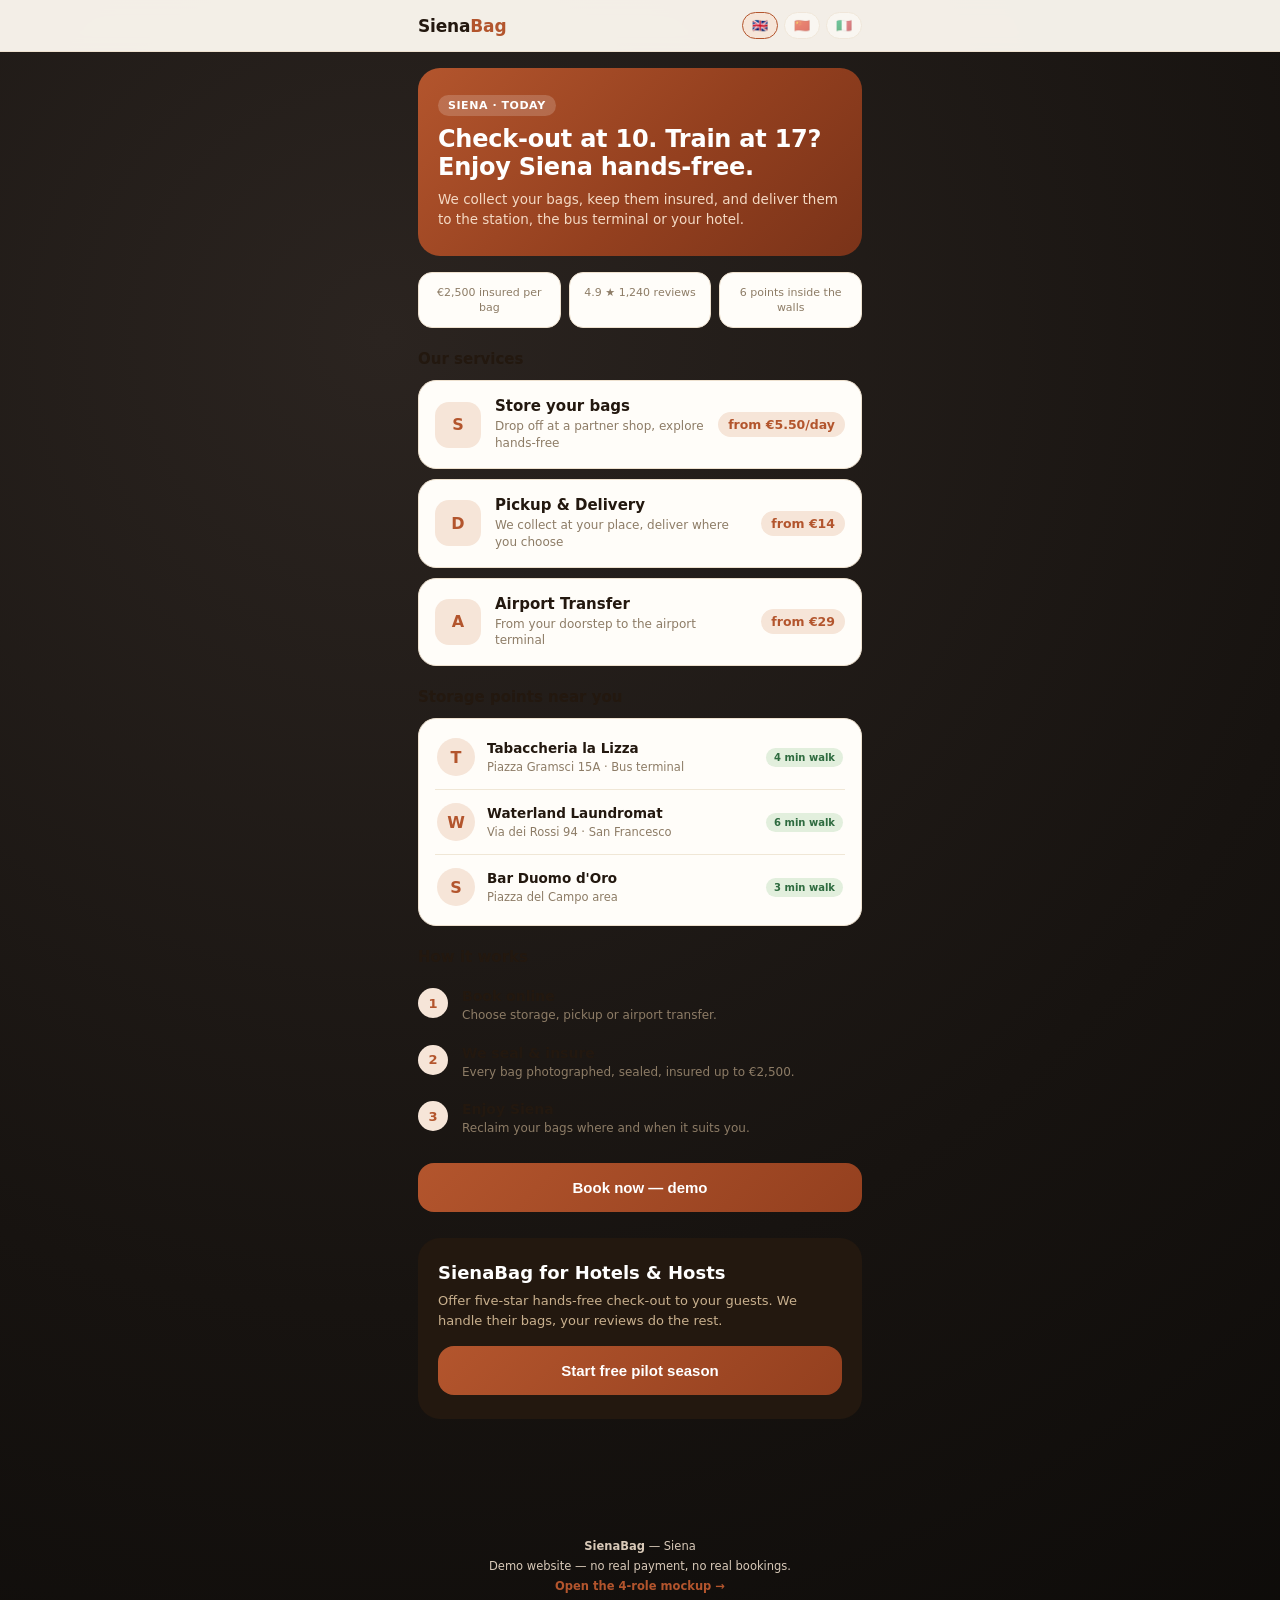
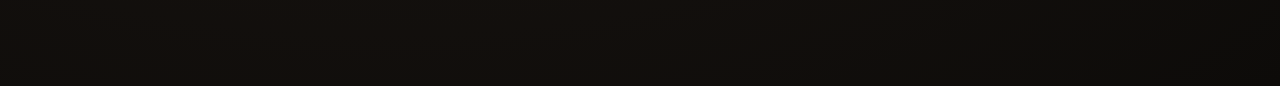
<file: index.html>
<!doctype html>
<html lang="en">
<head>
<meta charset="UTF-8" />
<meta name="viewport" content="width=device-width, initial-scale=1.0" />
<title>SienaBag — Baggage storage & delivery in Siena</title>
<link rel="stylesheet" href="css-site.css" />
</head>
<body>
<header>
  <div class="bar">
    <div class="brand">Siena<span>Bag</span></div>
    <div class="langs">
      <button class="flag-btn on" id="flag-en" onclick="setLang('en')" title="English">🇬🇧</button>
      <button class="flag-btn" id="flag-zh" onclick="setLang('zh')" title="中文">🇨🇳</button>
      <button class="flag-btn" id="flag-it" onclick="setLang('it')" title="Italiano">🇮🇹</button>
    </div>
  </div>
</header>

<main id="app"></main>

<footer>
  <div class="inner">
    <b>SienaBag</b> — <span id="ft-city">Siena</span><br/>
    <span id="ft-note">Demo website — no real payment, no real bookings.</span><br/>
    <a href="mockup/index.html" id="ft-mockup">Open the 4-role mockup →</a>
  </div>
</footer>

<div class="toast" id="toast"></div>

<script>
var LANG = "en";
var S = {
en: {
  title: "Baggage storage & delivery in Siena",
  hello: "Check-out at 10. Train at 17?",
  helloSub: "Enjoy Siena hands-free.",
  hero: "We collect your bags, keep them insured, and deliver them to the station, the bus terminal or your hotel.",
  services: "Our services",
  from: "from €",
  s1: "Store your bags", s1s: "Drop off at a partner shop, explore hands-free", s1p: "5.50/day",
  s2: "Pickup & Delivery", s2s: "We collect at your place, deliver where you choose", s2p: "14",
  s3: "Airport Transfer", s3s: "From your doorstep to the airport terminal", s3p: "29",
  trust1: "€2,500 insured per bag", trust2: "4.9 ★ 1,240 reviews", trust3: "6 points inside the walls",
  points: "Storage points near you",
  p1: "Tabaccheria la Lizza", p1s: "Piazza Gramsci 15A · Bus terminal", p1w: "4 min walk",
  p2: "Waterland Laundromat", p2s: "Via dei Rossi 94 · San Francesco", p2w: "6 min walk",
  p3: "Bar Duomo d'Oro", p3s: "Piazza del Campo area", p3w: "3 min walk",
  how: "How it works",
  h1: "Book online", h1s: "Choose storage, pickup or airport transfer.",
  h2: "We seal & insure", h2s: "Every bag photographed, sealed, insured up to €2,500.",
  h3: "Enjoy Siena", h3s: "Reclaim your bags where and when it suits you.",
  book: "Book now — demo",
  host: "SienaBag for Hotels & Hosts",
  hostSub: "Offer five-star hands-free check-out to your guests. We handle their bags, your reviews do the rest.",
  hostCta: "Start free pilot season",
  toast: "Demo — booking flow not included on the website yet",
  ft: "Demo website — no real payment, no real bookings.",
  ftMock: "Open the 4-role mockup →"
},
zh: {
  title: "锡耶纳行李寄存与配送",
  hello: "10点退房，17点的火车？",
  helloSub: "无拖累畅游锡耶纳。",
  hero: "我们上门取件、全程保险，送至火车站、巴士总站或您的酒店。",
  services: "我们的服务",
  from: "起 €",
  s1: "行李寄存", s1s: "在合作商店寄存，轻松出行", s1p: "5.50/天",
  s2: "上门取送", s2s: "上门取件，送至您指定地点", s2p: "14",
  s3: "机场接送", s3s: "从您的门口到机场航站楼", s3p: "29",
  trust1: "每件行李保险 €2,500", trust2: "4.9 ★ 1,240 条评价", trust3: "城墙内 6 个寄存点",
  points: "附近的寄存点",
  p1: "Tabaccheria la Lizza", p1s: "Piazza Gramsci 15A · 巴士总站", p1w: "步行 4 分钟",
  p2: "Waterland 自助洗衣店", p2s: "Via dei Rossi 94 · San Francesco", p2w: "步行 6 分钟",
  p3: "Bar Duomo d'Oro", p3s: "田野广场周边", p3w: "步行 3 分钟",
  how: "使用流程",
  h1: "在线预订", h1s: "选择寄存、取送或机场接送。",
  h2: "密封并保险", h2s: "每件行李拍照、密封，保险最高 €2,500。",
  h3: "畅游锡耶纳", h3s: "在您方便的时间和地点取回行李。",
  book: "立即预订 — 演示",
  host: "面向酒店与房东的 SienaBag",
  hostSub: "为您的客人提供五星级无拖累退房体验。行李交给我们，好评交给客人。",
  hostCta: "免费开始试点",
  toast: "演示 — 网站暂未包含预订流程",
  ft: "演示网站 — 无真实支付、无真实预订。",
  ftMock: "打开四角色演示原型 →"
},
it: {
  title: "Deposito bagagli e consegne a Siena",
  hello: "Check-out alle 10. Treno alle 17?",
  helloSub: "Goditi Siena a mani libere.",
  hero: "Ritiriamo i tuoi bagagli, li teniamo assicurati e li consegniamo alla stazione, al terminal bus o al tuo hotel.",
  services: "I nostri servizi",
  from: "da €",
  s1: "Deposita i bagagli", s1s: "Lasciali in un negozio partner, gira a mani libere", s1p: "5,50/giorno",
  s2: "Ritiro & Consegna", s2s: "Ritiriamo a casa tua, consegniamo dove vuoi", s2p: "14",
  s3: "Transfer Aeroporto", s3s: "Dalla tua porta al terminal dell'aeroporto", s3p: "29",
  trust1: "Ogni bagaglio assicurato €2.500", trust2: "4,9 ★ 1.240 recensioni", trust3: "6 punti dentro le mura",
  points: "Punti di deposito vicini a te",
  p1: "Tabaccheria la Lizza", p1s: "Piazza Gramsci 15A · Terminal bus", p1w: "4 min a piedi",
  p2: "Waterland Lavanderia", p2s: "Via dei Rossi 94 · San Francesco", p2w: "6 min a piedi",
  p3: "Bar Duomo d'Oro", p3s: "Zona Piazza del Campo", p3w: "3 min a piedi",
  how: "Come funziona",
  h1: "Prenota online", h1s: "Scegli deposito, ritiro o transfer aeroporto.",
  h2: "Sigilliamo e assicuriamo", h2s: "Ogni bagaglio fotografato, sigillato, assicurato fino a €2.500.",
  h3: "Goditi Siena", h3s: "Ritira i bagagli dove e quando vuoi.",
  book: "Prenota ora — demo",
  host: "SienaBag per hotel e host",
  hostSub: "Offri ai tuoi ospiti un check-out a mani libere da cinque stelle. Noi gestiamo i bagagli, le recensioni fanno il resto.",
  hostCta: "Inizia la stagione pilota gratuita",
  toast: "Demo — il flusso di prenotazione non è ancora sul sito",
  ft: "Sito dimostrativo — nessun pagamento reale, nessuna prenotazione reale.",
  ftMock: "Apri il mockup a 4 ruoli →"
}
};
function t(k){ return S[LANG][k] || k; }
function render(){
  document.title = "SienaBag — " + t("title");
  document.getElementById("app").innerHTML =
    '<section class="hero"><span class="badge">SIENA · TODAY</span><h1>' + t("hello") + "<br/>" + t("helloSub") + "</h1><p>" + t("hero") + "</p></section>" +
    '<div class="trust"><div>' + t("trust1") + '</div><div>' + t("trust2") + '</div><div>' + t("trust3") + "</div></div>" +
    '<div class="section-title">' + t("services") + "</div>" +
    '<div class="service-card" onclick="book()"><div class="service-icon">S</div><div><h3>' + t("s1") + '</h3><div class="sub">' + t("s1s") + '</div></div><div class="price-pill">' + t("from") + t("s1p") + "</div></div>" +
    '<div class="service-card" onclick="book()"><div class="service-icon">D</div><div><h3>' + t("s2") + '</h3><div class="sub">' + t("s2s") + '</div></div><div class="price-pill">' + t("from") + t("s2p") + "</div></div>" +
    '<div class="service-card" onclick="book()"><div class="service-icon">A</div><div><h3>' + t("s3") + '</h3><div class="sub">' + t("s3s") + '</div></div><div class="price-pill">' + t("from") + t("s3p") + "</div></div>" +
    '<div class="section-title">' + t("points") + "</div>" +
    '<div class="points-card">' +
    '<div class="point-row"><div class="dot">T</div><div><b>' + t("p1") + "</b><i>" + t("p1s") + '</i></div><span class="chip-ok">' + t("p1w") + "</span></div>" +
    '<div class="point-row"><div class="dot">W</div><div><b>' + t("p2") + "</b><i>" + t("p2s") + '</i></div><span class="chip-ok">' + t("p2w") + "</span></div>" +
    '<div class="point-row"><div class="dot">S</div><div><b>' + t("p3") + "</b><i>" + t("p3s") + '</i></div><span class="chip-ok">' + t("p3w") + "</span></div>" +
    "</div>" +
    '<div class="section-title">' + t("how") + "</div>" +
    '<div class="steps">' +
    '<div class="step"><div class="n"></div><div><b>' + t("h1") + "</b><span>" + t("h1s") + "</span></div></div>" +
    '<div class="step"><div class="n"></div><div><b>' + t("h2") + "</b><span>" + t("h2s") + "</span></div></div>" +
    '<div class="step"><div class="n"></div><div><b>' + t("h3") + "</b><span>" + t("h3s") + "</span></div></div>" +
    "</div>" +
    '<button class="cta" onclick="book()">' + t("book") + "</button>" +
    '<section><div class="host-hero"><h2>' + t("host") + "</h2><p>" + t("hostSub") + '</p><button class="cta" onclick="book()">' + t("hostCta") + "</button></div></section>";
  document.getElementById("ft-note").textContent = t("ft");
  document.getElementById("ft-mockup").textContent = t("ftMock");
}
function setLang(l){
  LANG = l;
  ["en","zh","it"].forEach(function(x){
    document.getElementById("flag-" + x).className = "flag-btn" + (x === l ? " on" : "");
  });
  document.documentElement.lang = l;
  render();
}
function book(){ toast(t("toast")); }
function toast(msg){
  var el = document.getElementById("toast");
  el.textContent = msg; el.classList.add("show");
  setTimeout(function(){ el.classList.remove("show"); }, 2300);
}
render();
</script>
</body>
</html>
</file>
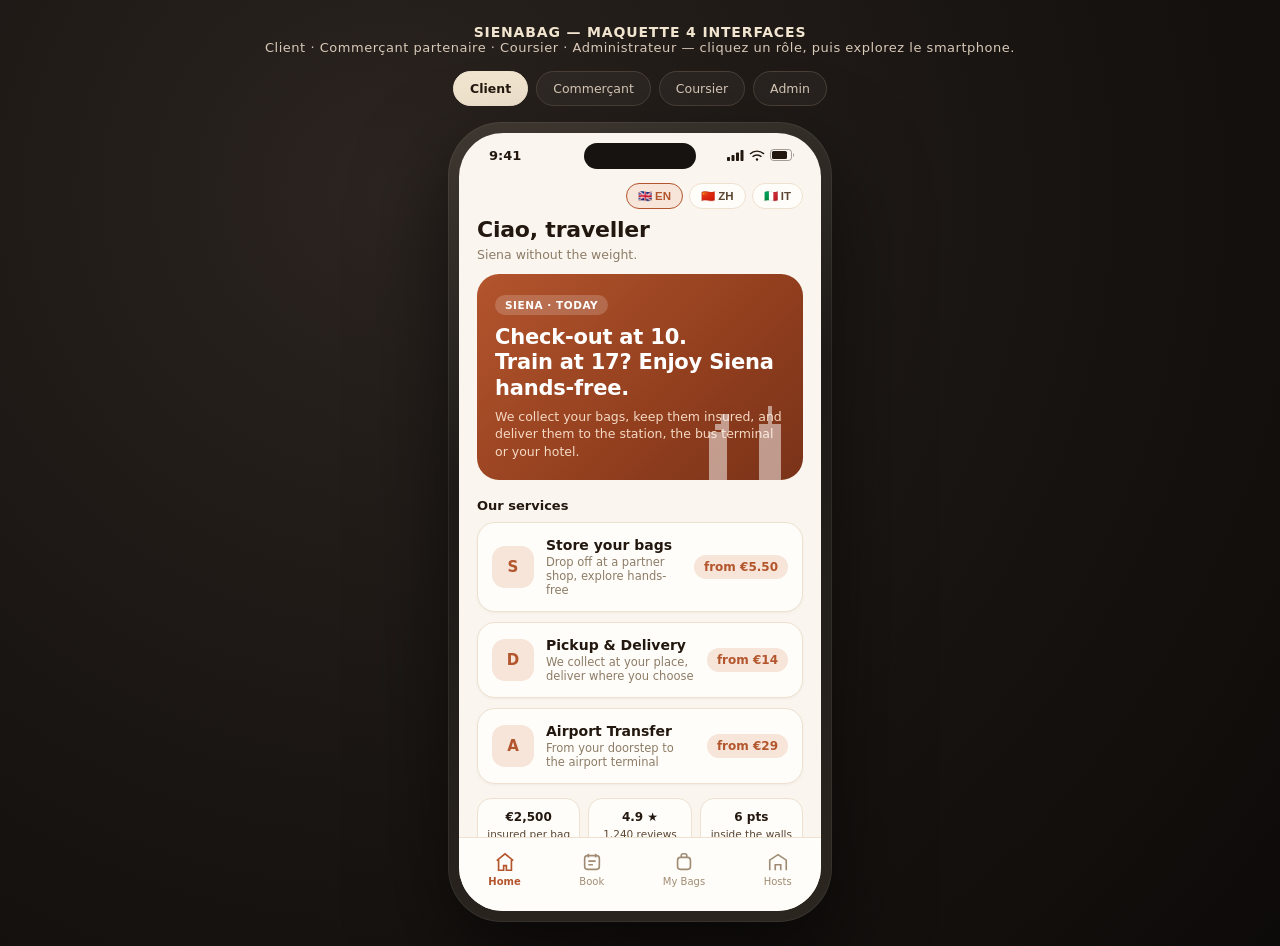
<file: mockup/index.html>
<!doctype html>
<html lang="fr">
<head>
<meta charset="UTF-8" />
<meta name="viewport" content="width=device-width, initial-scale=1.0" />
<title>SienaBag — 4 interfaces (client · commerçant · coursier · admin)</title>
<link rel="stylesheet" href="css/style.css" />
</head>
<body>
  <div class="caption"><b>SIENABAG — MAQUETTE 4 INTERFACES</b><br />Client · Commerçant partenaire · Coursier · Administrateur — cliquez un rôle, puis explorez le smartphone.</div>
  <div class="roles">
    <div class="role-pill on" id="pill-customer" onclick="setRole('customer')">Client</div>
    <div class="role-pill" id="pill-partner" onclick="setRole('partner')">Commerçant</div>
    <div class="role-pill" id="pill-courier" onclick="setRole('courier')">Coursier</div>
    <div class="role-pill" id="pill-admin" onclick="setRole('admin')">Admin</div>
  </div>
  <div class="phone">
    <div class="screen" id="screen">
      <div class="notch"></div>
      <div class="statusbar">
        <div id="clock">9:41</div>
        <div class="status-right">
          <div class="icons">
            <svg width="17" height="11" viewBox="0 0 17 11" fill="currentColor"><rect x="0" y="7" width="3" height="4" rx="0.8"/><rect x="4.5" y="5" width="3" height="6" rx="0.8"/><rect x="9" y="2.5" width="3" height="8.5" rx="0.8"/><rect x="13.5" y="0" width="3" height="11" rx="0.8"/></svg>
            <svg width="16" height="11" viewBox="0 0 16 11" fill="none" stroke="currentColor" stroke-width="1.4"><path d="M1 4a10 10 0 0 1 14 0"/><path d="M3.5 6.8a6.5 6.5 0 0 1 9 0"/><circle cx="8" cy="9.5" r="1.2" fill="currentColor" stroke="none"/></svg>
            <svg width="25" height="12" viewBox="0 0 25 12"><rect x="0.5" y="0.5" width="21" height="11" rx="3" fill="none" stroke="currentColor" opacity="0.4"/><rect x="2" y="2" width="15" height="8" rx="1.6" fill="currentColor"/><path d="M23 4v4a2.5 2.5 0 0 0 0-4z" fill="currentColor" opacity="0.4"/></svg>
          </div>
        </div>
      </div>
      <div id="langbar">
        <button class="flag-btn on" id="flag-en" onclick="setLang('en')" title="English">🇬🇧 EN</button>
        <button class="flag-btn" id="flag-zh" onclick="setLang('zh')" title="中文">🇨🇳 ZH</button>
        <button class="flag-btn" id="flag-it" onclick="setLang('it')" title="Italiano">🇮🇹 IT</button>
      </div>
      <div class="content" id="content"></div>
      <div class="tabbar" id="tabbar"></div>
      <div class="toast" id="toast"></div>
    </div>
  </div>
  <script src="js/i18n.js"></script>
  <script src="js/root.js"></script>
  <script src="js/customer.js"></script>
  <script src="js/partner.js"></script>
  <script src="js/courier.js"></script>
  <script src="js/admin.js"></script>
  <script src="js/init.js"></script>
</body>
</html>
</file>
<file: css-site.css>
/* SienaBag — site web mobile-first */
* { margin: 0; padding: 0; box-sizing: border-box; }
:root {
  --accent: #b3552d; --accent-2: #94401f; --ink: #23180f; --muted: #8d7c66;
  --bg: #faf6ef; --card: #fffdf9; --line: #eee1cf; --soft: #f6e5d8;
}
html { scroll-behavior: smooth; }
body { font-family: -apple-system, "SF Pro Text", "Segoe UI", Inter, system-ui, sans-serif; background: var(--bg); color: var(--ink); min-height: 100vh; }

/* Header */
header { position: sticky; top: 0; z-index: 50; background: rgba(250,246,239,.92); backdrop-filter: blur(8px); border-bottom: 1px solid var(--line); }
.bar { max-width: 480px; margin: 0 auto; padding: 12px 18px; display: flex; align-items: center; justify-content: space-between; }
.brand { font-weight: 800; font-size: 17px; letter-spacing: -0.01em; }
.brand span { color: var(--accent); }
.langs { display: flex; gap: 6px; }
.flag-btn { padding: 5px 9px; border-radius: 999px; border: 1px solid var(--line); background: var(--card); font-size: 13px; cursor: pointer; opacity: .55; }
.flag-btn.on { opacity: 1; background: var(--soft); color: var(--accent); border-color: var(--accent); font-weight: 700; }

/* Layout */
main { max-width: 480px; margin: 0 auto; padding: 0 18px 90px; }
h1 { font-size: 24px; letter-spacing: -0.01em; line-height: 1.15; }
h2 { font-size: 18px; }
.lead { color: var(--muted); font-size: 14px; line-height: 1.5; margin-top: 6px; }
section { padding: 26px 0 6px; }
.section-title { font-size: 15px; font-weight: 700; margin: 22px 0 12px; }

/* Hero */
.hero { background: linear-gradient(135deg, #b3552d 0%, #94401f 55%, #7a3319 100%); color: #fff; border-radius: 22px; padding: 26px 20px; margin-top: 16px; }
.hero .badge { display: inline-block; background: rgba(255,255,255,.18); border-radius: 999px; padding: 4px 10px; font-size: 11px; font-weight: 600; letter-spacing: .05em; margin-bottom: 10px; }
.hero h1 { color: #fff; }
.hero p { color: #f4d9c4; font-size: 13.5px; margin-top: 8px; line-height: 1.5; }

/* Services */
.service-card { background: var(--card); border: 1px solid var(--line); border-radius: 18px; padding: 16px; display: flex; gap: 14px; align-items: center; margin-bottom: 10px; cursor: pointer; }
.service-card:active { transform: scale(.98); }
.service-icon { width: 46px; height: 46px; border-radius: 14px; background: var(--soft); color: var(--accent); display: flex; align-items: center; justify-content: center; font-weight: 800; font-size: 16px; flex: 0 0 46px; }
.service-card h3 { font-size: 15px; }
.service-card .sub { font-size: 12px; color: var(--muted); margin-top: 3px; line-height: 1.4; }
.price-pill { margin-left: auto; font-size: 12.5px; font-weight: 700; color: var(--accent); background: var(--soft); padding: 5px 10px; border-radius: 999px; white-space: nowrap; }

/* Trust */
.trust { display: flex; gap: 8px; margin: 16px 0; }
.trust div { flex: 1; background: var(--card); border: 1px solid var(--line); border-radius: 14px; padding: 12px 8px; text-align: center; font-size: 11px; color: var(--muted); line-height: 1.4; }
.trust b { display: block; color: var(--ink); font-size: 13px; margin-bottom: 2px; }

/* Points */
.point-row { display: flex; align-items: center; gap: 12px; padding: 13px 2px; border-bottom: 1px solid #f0e7d6; }
.point-row:last-child { border-bottom: none; }
.dot { width: 38px; height: 38px; border-radius: 50%; background: var(--soft); color: var(--accent); display: flex; align-items: center; justify-content: center; font-weight: 800; flex: 0 0 38px; }
.point-row b { font-size: 13.5px; display: block; }
.point-row i { font-style: normal; font-size: 11.5px; color: var(--muted); }
.chip-ok { margin-left: auto; font-size: 10px; font-weight: 700; color: #2e6b3f; background: #e2efdd; padding: 4px 8px; border-radius: 999px; white-space: nowrap; }
.points-card { background: var(--card); border: 1px solid var(--line); border-radius: 18px; padding: 6px 16px; }

/* How it works */
.steps { counter-reset: step; }
.step { display: flex; gap: 14px; padding: 10px 0; }
.step .n { counter-increment: step; width: 30px; height: 30px; border-radius: 50%; background: var(--soft); color: var(--accent); display: flex; align-items: center; justify-content: center; font-weight: 800; font-size: 13px; flex: 0 0 30px; }
.step .n::before { content: counter(step); }
.step b { font-size: 14px; display: block; }
.step span { font-size: 12px; color: var(--muted); line-height: 1.45; }

/* Hosts */
.host-hero { background: #23180f; color: #f2e5d0; border-radius: 22px; padding: 24px 20px; }
.host-hero h2 { color: #fff; }
.host-hero p { color: #c9b08e; font-size: 13px; margin-top: 8px; line-height: 1.5; }

/* CTA */
.cta { display: block; width: 100%; border: none; border-radius: 16px; padding: 16px; background: linear-gradient(135deg, var(--accent), var(--accent-2)); color: #fff; font-size: 15px; font-weight: 700; cursor: pointer; margin-top: 16px; text-align: center; text-decoration: none; }
.cta:active { opacity: .9; }

/* Footer */
footer { border-top: 1px solid var(--line); padding: 22px 18px 90px; text-align: center; font-size: 11.5px; color: var(--muted); line-height: 1.7; }
footer a { color: var(--accent); text-decoration: none; font-weight: 600; }

/* Toast */
.toast { position: fixed; bottom: 24px; left: 50%; transform: translateX(-50%); background: #171310; color: #f2e5d0; padding: 11px 18px; border-radius: 999px; font-size: 12.5px; z-index: 90; opacity: 0; transition: opacity .3s; white-space: nowrap; }
.toast.show { opacity: 1; }

/* Desktop : centre le contenu, pas de bordure bizarre */
@media (min-width: 640px) {
  body { background: radial-gradient(circle at 30% 20%, #2b2420 0%, #171310 60%, #0d0b09 100%); }
  header { background: rgba(250,246,239,.97); }
  main, .bar, footer .inner { max-width: 480px; }
  main { margin: 0 auto; }
  footer { background: transparent; border: none; }
  footer .inner { margin: 0 auto; color: #d8c9b8; }
}
</file>
<file: mockup/css/style.css>
* { margin: 0; padding: 0; box-sizing: border-box; }
  :root { font-family: -apple-system, "SF Pro Text", "Segoe UI", Inter, system-ui, sans-serif; }
  body {
    min-height: 100vh;
    background: radial-gradient(circle at 30% 20%, #2b2420 0%, #171310 60%, #0d0b09 100%);
    display: flex; flex-direction: column; align-items: center; justify-content: center;
    padding: 24px 12px; gap: 16px;
  }
  .caption { color: #d8c9b8; font-size: 13px; letter-spacing: 0.04em; text-align: center; }
  .caption b { color: #f2e5d0; font-size: 14px; letter-spacing: 0.06em; }
  .roles { display: flex; gap: 8px; flex-wrap: wrap; justify-content: center; }
  .role-pill { padding: 9px 16px; border-radius: 999px; border: 1px solid #4a4038; color: #d8c9b8; font-size: 12.5px; cursor: pointer; background: rgba(255,255,255,.04); user-select: none; }
  .role-pill.on { background: #f2e5d0; color: #23180f; font-weight: 700; border-color: #f2e5d0; }

  .phone {
    width: 384px; height: 800px;
    border-radius: 54px; padding: 11px;
    background: linear-gradient(160deg, #3f3831, #1d1a17 40%, #2c2620);
    box-shadow: 0 40px 90px rgba(0,0,0,.55), 0 0 0 1px rgba(255,255,255,.06) inset;
  }
  .screen {
    width: 100%; height: 100%; border-radius: 44px; overflow: hidden;
    background: #faf6ef; display: flex; flex-direction: column; position: relative;
    --accent: #b3552d; --accent-2: #94401f; --soft: #f6e5d8; --accent-ink: #23180f;
  }
  .screen.role-partner { --accent: #2e6b3f; --accent-2: #1f4d2e; --soft: #e2efdd; --accent-ink: #173a24; }
  .screen.role-courier { --accent: #2456a8; --accent-2: #183f7e; --soft: #dbe6f7; --accent-ink: #12294f; }
  .screen.role-admin { --accent: #6b3fa0; --accent-2: #522c7e; --soft: #ece1f6; --accent-ink: #2c1a42; background: #f7f4fa; }

  .notch { position: absolute; top: 10px; left: 50%; transform: translateX(-50%); width: 112px; height: 26px; background: #171310; border-radius: 14px; z-index: 60; }
  .statusbar {
    height: 44px; flex: 0 0 44px; display: flex; align-items: center; justify-content: space-between;
    padding: 0 26px 0 30px; font-size: 13px; font-weight: 600; color: var(--accent-ink); z-index: 50; position: relative;
  }
  .statusbar .icons { display: flex; gap: 5px; align-items: center; }

  .content { flex: 1; overflow-y: auto; padding: 8px 18px 18px; scrollbar-width: none; }
  .content::-webkit-scrollbar { display: none; }

  .tabbar { flex: 0 0 74px; display: flex; align-items: center; justify-content: space-around; background: #fffdf9; border-top: 1px solid #eee1cf; padding-bottom: 12px; }
  .screen.role-admin .tabbar { background: #fdfbff; border-top-color: #e6dced; }
  .tab { display: flex; flex-direction: column; align-items: center; gap: 3px; font-size: 10px; color: #a08c74; cursor: pointer; user-select: none; }
  .tab svg { width: 22px; height: 22px; }
  .tab.active { color: var(--accent); font-weight: 600; }

  /* ---------- shared ---------- */
  h1 { font-size: 22px; color: var(--accent-ink); letter-spacing: -0.01em; }
  h2 { font-size: 16px; color: var(--accent-ink); }
  .muted { color: #8d7c66; font-size: 12.5px; line-height: 1.45; }
  .section-title { font-size: 13px; font-weight: 700; color: var(--accent-ink); margin: 18px 0 9px; display: flex; justify-content: space-between; align-items: baseline; }
  .section-title span { font-size: 11px; color: var(--accent); font-weight: 600; }

  .cta {
    display: block; width: 100%; border: none; border-radius: 16px; padding: 15px;
    background: linear-gradient(135deg, var(--accent), var(--accent-2)); color: #fff; font-size: 14.5px; font-weight: 700;
    cursor: pointer; margin-top: 14px;
  }
  .cta.ghost { background: transparent; color: var(--accent); border: 1.5px solid var(--accent); }
  .cta:active { opacity: .9; }
  .back-btn { width: 32px; height: 32px; border-radius: 50%; border: 1px solid #e0d3ba; background: #fffdf9; font-size: 15px; color: #5a4632; cursor: pointer; flex: 0 0 32px; }
  .stepper-head { display: flex; align-items: center; gap: 10px; padding: 4px 0 12px; }
  .progress { flex: 1; height: 5px; border-radius: 3px; background: #eee1cf; overflow: hidden; }
  .progress i { display: block; height: 100%; background: var(--accent); border-radius: 3px; }

  .card { background: #fffdf9; border: 1px solid #eee1cf; border-radius: 18px; padding: 15px; margin-bottom: 12px; }
  .screen.role-admin .card { background: #fdfbff; border-color: #e6dced; }

  .toast { position: absolute; bottom: 92px; left: 50%; transform: translateX(-50%); background: #171310; color: #f2e5d0; padding: 10px 16px; border-radius: 999px; font-size: 11.5px; z-index: 70; opacity: 0; transition: opacity .3s; white-space: nowrap; }
  .toast.show { opacity: 1; }

  /* ---------- customer ---------- */
  .hero { border-radius: 22px; padding: 20px 18px; color: #fff; margin: 6px 0 16px; position: relative; overflow: hidden; background: linear-gradient(135deg, #b3552d 0%, #94401f 55%, #7a3319 100%); }
  .hero .badge { position: relative; display: inline-block; background: rgba(255,255,255,.18); border-radius: 999px; padding: 4px 10px; font-size: 10.5px; font-weight: 600; letter-spacing: .05em; margin-bottom: 10px; }
  .hero h1 { color: #fff; font-size: 21px; line-height: 1.2; }
  .hero p { color: #f4d9c4; font-size: 12.5px; margin-top: 7px; line-height: 1.4; }
  .hero .towers { position: absolute; right: -6px; bottom: -4px; opacity: .5; }
  .service-card { background: #fffdf9; border: 1px solid #eee1cf; border-radius: 18px; padding: 14px; display: flex; gap: 12px; align-items: center; margin-bottom: 10px; cursor: pointer; box-shadow: 0 1px 3px rgba(60,40,20,.05); }
  .service-card:active { transform: scale(0.98); }
  .service-icon { width: 42px; height: 42px; border-radius: 13px; flex: 0 0 42px; display: flex; align-items: center; justify-content: center; background: var(--soft); color: var(--accent); font-weight: 800; font-size: 15px; }
  .service-card h3 { font-size: 14px; color: #23180f; }
  .service-card .sub { font-size: 11.5px; color: #8d7c66; margin-top: 2px; }
  .price-pill { margin-left: auto; font-size: 12px; font-weight: 700; color: var(--accent); background: var(--soft); padding: 5px 10px; border-radius: 999px; white-space: nowrap; }
  .map-card { border-radius: 18px; overflow: hidden; border: 1px solid #eee1cf; background: #efe7d3; position: relative; height: 130px; }
  .pin { position: absolute; display: flex; flex-direction: column; align-items: center; gap: 2px; font-size: 9px; font-weight: 700; color: #5a4632; }
  .point-row { display: flex; align-items: center; gap: 10px; padding: 10px 4px; border-bottom: 1px solid #f0e7d6; }
  .point-row:last-child { border-bottom: none; }
  .dot { width: 34px; height: 34px; border-radius: 50%; background: var(--soft); color: var(--accent); display: flex; align-items: center; justify-content: center; font-weight: 800; font-size: 14px; flex: 0 0 34px; }
  .point-row .info { line-height: 1.25; }
  .point-row .info b { font-size: 12.5px; color: #23180f; display: block; }
  .point-row .info i { font-style: normal; font-size: 10.5px; color: #8d7c66; }
  .chip-ok { margin-left: auto; font-size: 9.5px; font-weight: 700; color: #2e6b3f; background: #e2efdd; padding: 4px 8px; border-radius: 999px; white-space: nowrap; }
  .trust { display: flex; gap: 8px; margin: 14px 0; }
  .trust div { flex: 1; background: #fffdf9; border: 1px solid #eee1cf; border-radius: 14px; padding: 10px 8px; text-align: center; font-size: 10.5px; color: #5a4632; line-height: 1.35; }
  .trust b { display: block; color: #23180f; font-size: 12px; margin-bottom: 2px; }
  .field { margin-bottom: 15px; }
  .field label { font-size: 11px; font-weight: 700; color: #5a4632; letter-spacing: .04em; text-transform: uppercase; display: block; margin-bottom: 7px; }
  .input-mock { background: #fffdf9; border: 1px solid #eee1cf; border-radius: 13px; padding: 12px 13px; font-size: 13.5px; color: #23180f; display: flex; justify-content: space-between; align-items: center; cursor: pointer; }
  .input-mock span { color: #b6a58c; font-size: 12px; }
  .counters { display: flex; gap: 8px; margin-top: 7px; }
  .counter { flex: 1; background: #fffdf9; border: 1px solid #eee1cf; border-radius: 13px; padding: 9px 10px; display: flex; align-items: center; justify-content: space-between; font-size: 12.5px; color: #23180f; }
  .counter button { width: 26px; height: 26px; border-radius: 8px; border: none; background: var(--soft); color: var(--accent); font-size: 15px; font-weight: 700; cursor: pointer; }
  .chips { display: flex; flex-wrap: wrap; gap: 7px; }
  .chip { padding: 9px 12px; border-radius: 999px; border: 1px solid #e5d7bf; background: #fffdf9; font-size: 12px; color: #5a4632; cursor: pointer; }
  .chip.on { background: var(--accent); border-color: var(--accent); color: #fff; font-weight: 600; }
  .chip small { display: block; font-size: 10px; opacity: .78; }
  .summary-card { background: #fffdf9; border: 1px solid #eee1cf; border-radius: 18px; padding: 16px; }
  .sum-row { display: flex; justify-content: space-between; font-size: 12.5px; color: #5a4632; padding: 5px 0; }
  .sum-row.total { border-top: 1px dashed #e0cfb2; margin-top: 8px; padding-top: 11px; font-size: 15px; font-weight: 800; color: #23180f; }
  .insured { display: flex; gap: 7px; align-items: center; font-size: 10.5px; color: #2e6b3f; background: #e2efdd; border-radius: 10px; padding: 8px 10px; margin-top: 11px; }
  .success { text-align: center; padding-top: 26px; }
  .success .check { width: 74px; height: 74px; border-radius: 50%; background: #e2efdd; display: flex; align-items: center; justify-content: center; margin: 0 auto 14px; }
  .code-box { background: var(--accent-ink); color: #f2e5d0; border-radius: 18px; padding: 18px; margin: 16px 0; }
  .code-box .code { font-size: 30px; font-weight: 800; letter-spacing: .32em; text-indent: .32em; font-family: "SF Mono", Consolas, monospace; }
  .code-box p { font-size: 10.5px; color: #c9b08e; margin-top: 6px; }
  .bag-card { background: #fffdf9; border: 1px solid #eee1cf; border-radius: 18px; padding: 15px; margin-bottom: 12px; }
  .bag-card .top { display: flex; justify-content: space-between; align-items: baseline; }
  .bag-card .top b { font-size: 13.5px; color: #23180f; }
  .status-tag { font-size: 10px; font-weight: 800; letter-spacing: .05em; padding: 4px 9px; border-radius: 999px; text-transform: uppercase; }
  .st-active { background: #fdf1d8; color: #a06a00; }
  .st-done { background: #e2efdd; color: #2e6b3f; }
  .timeline { margin: 13px 2px 4px; }
  .tl-step { display: flex; gap: 12px; position: relative; padding-bottom: 15px; }
  .tl-step:last-child { padding-bottom: 0; }
  .tl-step::before { content: ""; position: absolute; left: 8px; top: 20px; bottom: 2px; width: 2px; background: #eee1cf; }
  .tl-step:last-child::before { display: none; }
  .tl-step.done::before { background: var(--accent); }
  .tl-dot { width: 18px; height: 18px; border-radius: 50%; flex: 0 0 18px; border: 2px solid #e0cfb2; background: #fffdf9; margin-top: 1px; }
  .tl-step.done .tl-dot { border-color: var(--accent); background: var(--accent); }
  .tl-step.now .tl-dot { border-color: var(--accent); background: #fffdf9; box-shadow: 0 0 0 3px rgba(0,0,0,.08); }
  .tl-step b { font-size: 12.5px; color: #23180f; display: block; }
  .tl-step i { font-style: normal; font-size: 11px; color: #8d7c66; }
  .tl-step.pending b, .tl-step.pending i { opacity: .45; }
  .host-hero { background: #23180f; color: #f2e5d0; border-radius: 22px; padding: 20px 18px; margin: 6px 0 14px; }
  .host-hero h1 { color: #fff; font-size: 19px; }
  .host-hero p { color: #c9b08e; font-size: 12px; margin-top: 7px; line-height: 1.45; }
  .plan { display: flex; gap: 8px; margin-bottom: 14px; }
  .plan-card { flex: 1; border-radius: 16px; padding: 13px; border: 1px solid #eee1cf; background: #fffdf9; }
  .plan-card.featured { border: 1.5px solid #b3552d; background: #fbf1e7; position: relative; }
  .plan-card .tag { position: absolute; top: -8px; left: 12px; background: #b3552d; color: #fff; font-size: 8.5px; font-weight: 700; padding: 3px 8px; border-radius: 999px; }
  .plan-card b { font-size: 18px; color: #23180f; display: block; }
  .plan-card small { font-size: 9.5px; color: #8d7c66; line-height: 1.3; display: block; margin-top: 3px; }
  .benefit { display: flex; gap: 9px; align-items: flex-start; padding: 8px 0; font-size: 12px; color: #5a4632; line-height: 1.4; }
  .benefit .b-ico { width: 22px; height: 22px; border-radius: 7px; background: #e2efdd; color: #2e6b3f; display: flex; align-items: center; justify-content: center; font-size: 12px; flex: 0 0 22px; margin-top: 1px; }
  .stat-strip { display: flex; gap: 8px; margin: 12px 0; }
  .stat-strip div { flex: 1; text-align: center; background: #fffdf9; border: 1px solid #eee1cf; border-radius: 13px; padding: 10px 4px; }
  .stat-strip b { font-size: 15px; color: var(--accent); display: block; }
  .stat-strip small { font-size: 9px; color: #8d7c66; }

  /* ---------- partner ---------- */
  .shop-head { display: flex; align-items: center; gap: 11px; margin: 4px 0 12px; }
  .shop-avatar { width: 44px; height: 44px; border-radius: 14px; background: var(--accent); color: #fff; display: flex; align-items: center; justify-content: center; font-weight: 800; font-size: 17px; flex: 0 0 44px; }
  .shop-head b { font-size: 15px; color: var(--accent-ink); display: block; }
  .shop-head i { font-style: normal; font-size: 11px; color: #8d7c66; }
  .cap-label { display: flex; justify-content: space-between; font-size: 11px; color: #5a4632; margin-bottom: 5px; }
  .cap-bar { height: 9px; background: #eee1cf; border-radius: 5px; overflow: hidden; }
  .cap-bar i { display: block; height: 100%; background: var(--accent); border-radius: 5px; }
  .ev-row { display: flex; align-items: center; gap: 10px; padding: 11px 2px; border-bottom: 1px solid #f0e7d6; }
  .ev-row:last-child { border-bottom: none; }
  .ev-time { font-size: 11px; font-weight: 800; color: var(--accent); width: 42px; flex: 0 0 42px; }
  .ev-row .info b { font-size: 12.5px; color: #23180f; display: block; }
  .ev-row .info i { font-style: normal; font-size: 10.5px; color: #8d7c66; }
  .qr-frame { position: relative; width: 190px; height: 190px; margin: 4px auto 14px; border-radius: 18px; background: #14100d; overflow: hidden; }
  .qr-frame .corner { position: absolute; width: 26px; height: 26px; border: 3px solid #5a4632; }
  .qr-frame .c1 { top: 10px; left: 10px; border-right: none; border-bottom: none; border-radius: 8px 0 0 0; }
  .qr-frame .c2 { top: 10px; right: 10px; border-left: none; border-bottom: none; border-radius: 0 8px 0 0; }
  .qr-frame .c3 { bottom: 10px; left: 10px; border-right: none; border-top: none; border-radius: 0 0 0 8px; }
  .qr-frame .c4 { bottom: 10px; right: 10px; border-left: none; border-top: none; border-radius: 0 0 8px 0; }
  .scanline { position: absolute; left: 14px; right: 14px; height: 2px; background: #4ad8a0; box-shadow: 0 0 14px #4ad8a0; animation: scan 2.4s ease-in-out infinite; }
  @keyframes scan { 0% { top: 16px; } 50% { top: 170px; } 100% { top: 16px; } }
  .code-slots { display: flex; justify-content: center; gap: 8px; margin: 12px 0 16px; }
  .slot { width: 36px; height: 44px; border-radius: 10px; border: 1.5px solid #e0cfb2; background: #fffdf9; display: flex; align-items: center; justify-content: center; font-size: 19px; font-weight: 800; color: #23180f; font-family: "SF Mono", Consolas, monospace; }
  .keypad { display: grid; grid-template-columns: repeat(3, 1fr); gap: 8px; max-width: 240px; margin: 0 auto 6px; }
  .key { padding: 13px 0; border-radius: 12px; background: #fffdf9; border: 1px solid #eee1cf; font-size: 17px; font-weight: 700; color: #23180f; cursor: pointer; text-align: center; }
  .key:active { background: var(--soft); }
  .key.fn { color: var(--accent); font-size: 13px; }
  .sig-wrap { background: #fffdf9; border: 1px dashed #d8c9a8; border-radius: 14px; padding: 8px; }
  #sigpad { width: 100%; height: 120px; border-radius: 10px; background: #fff; touch-action: none; display: block; }

  /* ---------- courier & admin dark map ---------- */
  .dark-map { border-radius: 18px; overflow: hidden; position: relative; background: #1c2330; }
  .map-banner { position: absolute; left: 10px; right: 10px; bottom: 10px; background: rgba(14,19,28,.93); border-radius: 14px; padding: 10px 12px; color: #e8eef7; display: flex; justify-content: space-between; align-items: center; font-size: 11.5px; gap: 8px; }
  .map-banner .nav-btn { background: #2456a8; border: none; color: #fff; font-size: 11px; font-weight: 700; padding: 7px 12px; border-radius: 9px; cursor: pointer; white-space: nowrap; }
  .pulse-dot { position: absolute; width: 34px; height: 34px; margin: -17px 0 0 -17px; }
  .pulse-dot::before { content: ""; position: absolute; inset: 0; border-radius: 50%; background: #2456a8; opacity: .3; animation: pulse 1.6s ease-out infinite; }
  .pulse-dot .core { position: absolute; inset: 10px; border-radius: 50%; background: #fff; border: 3px solid #2456a8; box-sizing: border-box; }
  @keyframes pulse { 0% { transform: scale(.5); opacity: .45; } 80% { transform: scale(1.6); opacity: 0; } 100% { opacity: 0; } }
  .stop-card { background: #fffdf9; border: 1px solid #dbe6f7; border-radius: 18px; padding: 14px; margin-bottom: 10px; display: flex; gap: 12px; align-items: center; cursor: pointer; }
  .stop-card.done { opacity: .55; }
  .stop-num { width: 38px; height: 38px; border-radius: 12px; background: var(--soft); color: var(--accent); font-weight: 800; display: flex; align-items: center; justify-content: center; flex: 0 0 38px; font-size: 15px; }
  .stop-card .info b { font-size: 13px; color: #12294f; display: block; }
  .stop-card .info i { font-style: normal; font-size: 11px; color: #7b87a0; display: block; margin-top: 2px; }
  .act-badge { font-size: 9px; font-weight: 800; padding: 3px 8px; border-radius: 999px; margin-left: auto; white-space: nowrap; }
  .act-pu { background: #dbe6f7; color: #2456a8; }
  .act-do { background: #e2efdd; color: #2e6b3f; }
  .check-step { display: flex; align-items: center; gap: 11px; padding: 11px 2px; border-bottom: 1px solid #eef2f8; font-size: 12.5px; color: #12294f; }
  .check-step:last-child { border-bottom: none; }
  .check-step .cs-dot { width: 22px; height: 22px; border-radius: 50%; border: 2px solid #c9d6ec; background: #fff; flex: 0 0 22px; display: flex; align-items: center; justify-content: center; color: #fff; font-size: 11px; }
  .check-step.done .cs-dot { border-color: #2456a8; background: #2456a8; }
  .check-step.pending { opacity: .45; }

  /* ---------- admin ---------- */
  .kpi-grid { display: grid; grid-template-columns: 1fr 1fr; gap: 9px; margin: 12px 0; }
  .kpi { background: #fdfbff; border: 1px solid #e6dced; border-radius: 15px; padding: 13px; }
  .kpi b { font-size: 19px; color: var(--accent); display: block; }
  .kpi small { font-size: 9.5px; color: #8d7c66; letter-spacing: .03em; text-transform: uppercase; font-weight: 700; }
  .adm-row { display: flex; align-items: center; gap: 10px; padding: 11px 2px; border-bottom: 1px solid #efeaf5; }
  .adm-row:last-child { border-bottom: none; }
  .adm-row .info b { font-size: 12.5px; color: #2c1a42; display: block; }
  .adm-row .info i { font-style: normal; font-size: 10.5px; color: #8d7c66; display: block; margin-top: 1px; }
  .feed-row { display: flex; gap: 9px; padding: 8px 0; font-size: 11.5px; color: #5a4632; line-height: 1.35; }
  .feed-dot { width: 8px; height: 8px; border-radius: 50%; background: var(--accent); flex: 0 0 8px; margin-top: 4px; }
  .st-chip { font-size: 9.5px; font-weight: 800; padding: 4px 9px; border-radius: 999px; margin-left: auto; white-space: nowrap; text-transform: uppercase; }


  /* ---------- language flags (client, inside app) ---------- */
  .statusbar .status-right { display: flex; align-items: center; gap: 10px; }
  #langbar { display: flex; gap: 6px; align-items: center; justify-content: flex-end; padding: 6px 18px 0; }
  #langbar[hidden] { display: none; }
  .flag-btn { padding: 5px 11px; border-radius: 999px; border: 1px solid #eee1cf; background: #fffdf9; color: #5a4632; font-size: 11.5px; font-weight: 600; cursor: pointer; user-select: none; }
  .flag-btn.on { background: var(--soft); color: var(--accent); border-color: var(--accent); font-weight: 700; }
</file>
